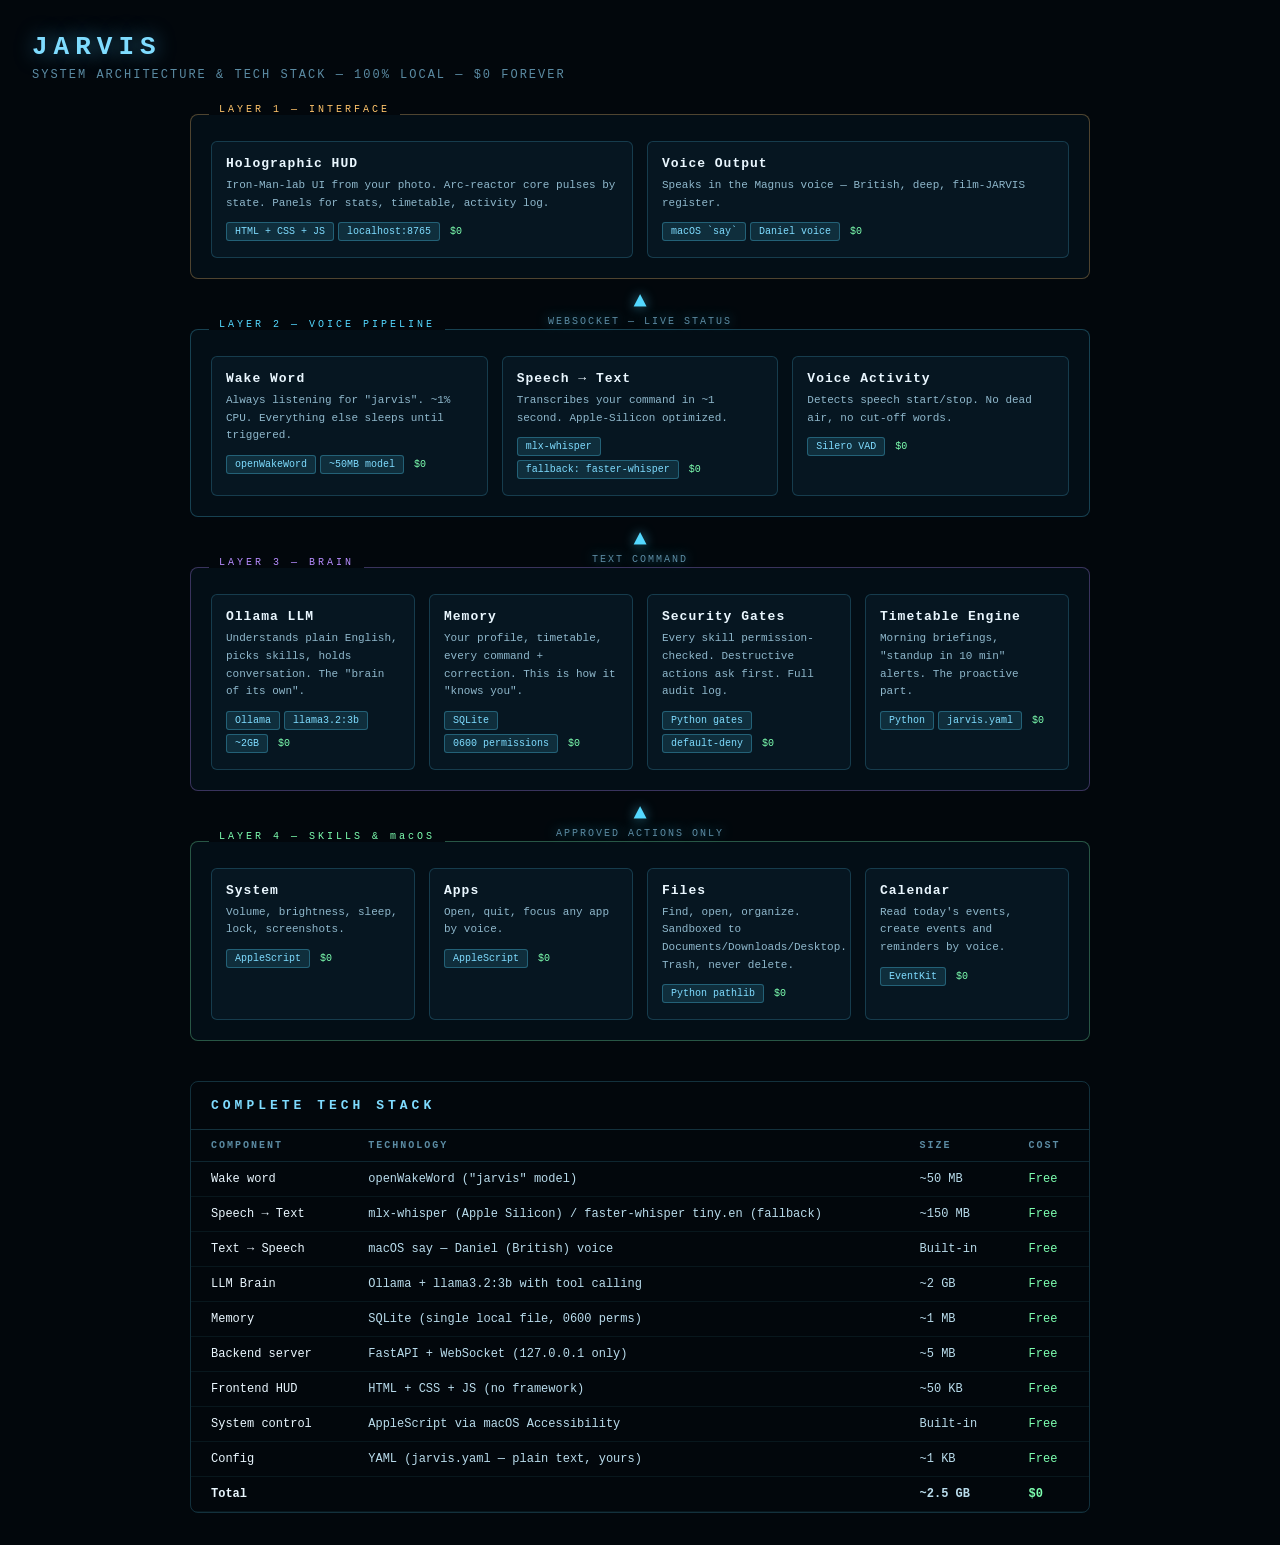
<file: architecture-flow.html>
<!DOCTYPE html>
<html lang="en">
<head>
<meta charset="UTF-8">
<meta name="viewport" content="width=device-width, initial-scale=1.0">
<title>JARVIS — System Architecture & Tech Stack</title>
<style>
  * { margin: 0; padding: 0; box-sizing: border-box; }
  body { background: #02070c; color: #c8ecff; font-family: "SF Mono", Consolas, monospace; padding: 32px; }
  h1 { font-size: 26px; letter-spacing: 6px; color: #7fdcff; text-shadow: 0 0 20px rgba(80,200,255,.6); margin-bottom: 6px; }
  .subtitle { color: #5b8ba3; font-size: 12px; letter-spacing: 2px; margin-bottom: 32px; }
  .flow { display: flex; flex-direction: column; gap: 0; max-width: 900px; margin: 0 auto; }
  .layer { border: 1px solid rgba(84,216,255,.25); border-radius: 8px; padding: 20px; margin-bottom: 8px;
    background: rgba(6,20,30,.6); position: relative; }
  .layer-tag { position: absolute; top: -11px; left: 18px; background: #02070c; padding: 0 10px;
    font-size: 10px; letter-spacing: 3px; }
  .modules { display: flex; gap: 14px; flex-wrap: wrap; margin-top: 6px; }
  .mod { flex: 1; min-width: 180px; border: 1px solid rgba(84,216,255,.2); border-radius: 6px;
    padding: 14px; background: rgba(10,30,44,.5); }
  .mod h3 { font-size: 13px; color: #eaf7ff; margin-bottom: 6px; letter-spacing: 1px; }
  .mod p { font-size: 11px; color: #8fb8cc; line-height: 1.6; margin-bottom: 8px; }
  .tech { display: inline-block; font-size: 10px; background: rgba(84,216,255,.12);
    border: 1px solid rgba(84,216,255,.3); border-radius: 3px; padding: 3px 8px;
    color: #7fdcff; margin: 2px 4px 2px 0; }
  .free { display: inline-block; font-size: 10px; color: #7dffb0; margin-left: 6px; }
  .arrow { text-align: center; font-size: 22px; color: #54d8ff; margin: 2px 0;
    text-shadow: 0 0 12px rgba(84,216,255,.6); }
  .arrow small { display: block; font-size: 10px; color: #5b8ba3; letter-spacing: 2px; margin-top: 2px; }
  .c-interface .layer-tag { color: #ffc46b; } .c-interface { border-color: rgba(255,196,107,.3); }
  .c-voice .layer-tag { color: #54d8ff; }
  .c-brain .layer-tag { color: #b78cff; } .c-brain { border-color: rgba(183,140,255,.3); }
  .c-skills .layer-tag { color: #7dffb0; } .c-skills { border-color: rgba(125,255,176,.3); }
  .stack-table { max-width: 900px; margin: 32px auto 0; border: 1px solid rgba(84,216,255,.2);
    border-radius: 8px; overflow: hidden; }
  .stack-table h2 { padding: 16px 20px; font-size: 13px; letter-spacing: 4px; color: #7fdcff;
    border-bottom: 1px solid rgba(84,216,255,.2); }
  table { width: 100%; border-collapse: collapse; font-size: 12px; }
  th { text-align: left; padding: 10px 20px; color: #5b8ba3; font-size: 10px; letter-spacing: 2px;
    border-bottom: 1px solid rgba(84,216,255,.15); }
  td { padding: 10px 20px; border-bottom: 1px solid rgba(84,216,255,.07); color: #b9dcec; }
  td:first-child { color: #eaf7ff; }
  .cost { color: #7dffb0; }
  @media (max-width: 700px) { .mod { min-width: 100%; } }
</style>
</head>
<body>
<h1>JARVIS</h1>
<div class="subtitle">SYSTEM ARCHITECTURE &amp; TECH STACK — 100% LOCAL — $0 FOREVER</div>

<div class="flow">
  <!-- LAYER 1 -->
  <div class="layer c-interface">
    <span class="layer-tag">LAYER 1 — INTERFACE</span>
    <div class="modules">
      <div class="mod">
        <h3>Holographic HUD</h3>
        <p>Iron-Man-lab UI from your photo. Arc-reactor core pulses by state. Panels for stats, timetable, activity log.</p>
        <span class="tech">HTML + CSS + JS</span><span class="tech">localhost:8765</span><span class="free">$0</span>
      </div>
      <div class="mod">
        <h3>Voice Output</h3>
        <p>Speaks in the Magnus voice — British, deep, film-JARVIS register.</p>
        <span class="tech">macOS `say`</span><span class="tech">Daniel voice</span><span class="free">$0</span>
      </div>
    </div>
  </div>
  <div class="arrow">▲<small>WEBSOCKET — LIVE STATUS</small></div>

  <!-- LAYER 2 -->
  <div class="layer c-voice">
    <span class="layer-tag">LAYER 2 — VOICE PIPELINE</span>
    <div class="modules">
      <div class="mod">
        <h3>Wake Word</h3>
        <p>Always listening for "jarvis". ~1% CPU. Everything else sleeps until triggered.</p>
        <span class="tech">openWakeWord</span><span class="tech">~50MB model</span><span class="free">$0</span>
      </div>
      <div class="mod">
        <h3>Speech → Text</h3>
        <p>Transcribes your command in ~1 second. Apple-Silicon optimized.</p>
        <span class="tech">mlx-whisper</span><span class="tech">fallback: faster-whisper</span><span class="free">$0</span>
      </div>
      <div class="mod">
        <h3>Voice Activity</h3>
        <p>Detects speech start/stop. No dead air, no cut-off words.</p>
        <span class="tech">Silero VAD</span><span class="free">$0</span>
      </div>
    </div>
  </div>
  <div class="arrow">▲<small>TEXT COMMAND</small></div>

  <!-- LAYER 3 -->
  <div class="layer c-brain">
    <span class="layer-tag">LAYER 3 — BRAIN</span>
    <div class="modules">
      <div class="mod">
        <h3>Ollama LLM</h3>
        <p>Understands plain English, picks skills, holds conversation. The "brain of its own".</p>
        <span class="tech">Ollama</span><span class="tech">llama3.2:3b</span><span class="tech">~2GB</span><span class="free">$0</span>
      </div>
      <div class="mod">
        <h3>Memory</h3>
        <p>Your profile, timetable, every command + correction. This is how it "knows you".</p>
        <span class="tech">SQLite</span><span class="tech">0600 permissions</span><span class="free">$0</span>
      </div>
      <div class="mod">
        <h3>Security Gates</h3>
        <p>Every skill permission-checked. Destructive actions ask first. Full audit log.</p>
        <span class="tech">Python gates</span><span class="tech">default-deny</span><span class="free">$0</span>
      </div>
      <div class="mod">
        <h3>Timetable Engine</h3>
        <p>Morning briefings, "standup in 10 min" alerts. The proactive part.</p>
        <span class="tech">Python</span><span class="tech">jarvis.yaml</span><span class="free">$0</span>
      </div>
    </div>
  </div>
  <div class="arrow">▲<small>APPROVED ACTIONS ONLY</small></div>

  <!-- LAYER 4 -->
  <div class="layer c-skills">
    <span class="layer-tag">LAYER 4 — SKILLS &amp; macOS</span>
    <div class="modules">
      <div class="mod">
        <h3>System</h3>
        <p>Volume, brightness, sleep, lock, screenshots.</p>
        <span class="tech">AppleScript</span><span class="free">$0</span>
      </div>
      <div class="mod">
        <h3>Apps</h3>
        <p>Open, quit, focus any app by voice.</p>
        <span class="tech">AppleScript</span><span class="free">$0</span>
      </div>
      <div class="mod">
        <h3>Files</h3>
        <p>Find, open, organize. Sandboxed to Documents/Downloads/Desktop. Trash, never delete.</p>
        <span class="tech">Python pathlib</span><span class="free">$0</span>
      </div>
      <div class="mod">
        <h3>Calendar</h3>
        <p>Read today's events, create events and reminders by voice.</p>
        <span class="tech">EventKit</span><span class="free">$0</span>
      </div>
    </div>
  </div>
</div>

<div class="stack-table">
  <h2>COMPLETE TECH STACK</h2>
  <table>
    <tr><th>COMPONENT</th><th>TECHNOLOGY</th><th>SIZE</th><th>COST</th></tr>
    <tr><td>Wake word</td><td>openWakeWord ("jarvis" model)</td><td>~50 MB</td><td class="cost">Free</td></tr>
    <tr><td>Speech → Text</td><td>mlx-whisper (Apple Silicon) / faster-whisper tiny.en (fallback)</td><td>~150 MB</td><td class="cost">Free</td></tr>
    <tr><td>Text → Speech</td><td>macOS <code>say</code> — Daniel (British) voice</td><td>Built-in</td><td class="cost">Free</td></tr>
    <tr><td>LLM Brain</td><td>Ollama + llama3.2:3b with tool calling</td><td>~2 GB</td><td class="cost">Free</td></tr>
    <tr><td>Memory</td><td>SQLite (single local file, 0600 perms)</td><td>~1 MB</td><td class="cost">Free</td></tr>
    <tr><td>Backend server</td><td>FastAPI + WebSocket (127.0.0.1 only)</td><td>~5 MB</td><td class="cost">Free</td></tr>
    <tr><td>Frontend HUD</td><td>HTML + CSS + JS (no framework)</td><td>~50 KB</td><td class="cost">Free</td></tr>
    <tr><td>System control</td><td>AppleScript via macOS Accessibility</td><td>Built-in</td><td class="cost">Free</td></tr>
    <tr><td>Config</td><td>YAML (jarvis.yaml — plain text, yours)</td><td>~1 KB</td><td class="cost">Free</td></tr>
    <tr><td><strong>Total</strong></td><td></td><td><strong>~2.5 GB</strong></td><td class="cost"><strong>$0</strong></td></tr>
  </table>
</div>
</body>
</html>
</file>
